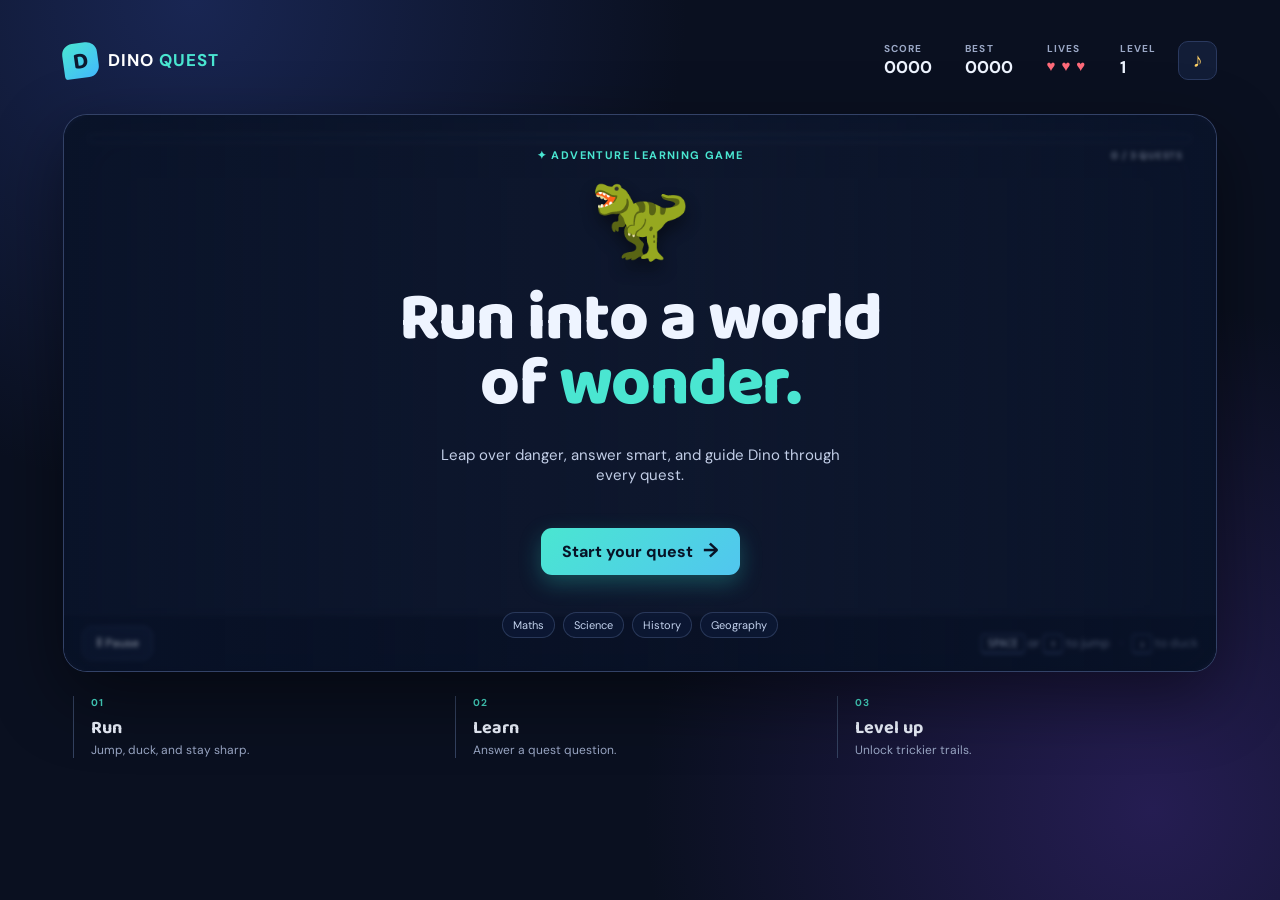
<file: index.html>
<!doctype html>
<html lang="en">
<head>
  <meta charset="utf-8">
  <meta name="viewport" content="width=device-width, initial-scale=1, viewport-fit=cover">
  <meta name="theme-color" content="#0a1020">
  <title>Dino Quest | Learn. Run. Conquer.</title>
  <link rel="stylesheet" href="styles.css">
</head>
<body>
  <main class="app-shell">
    <header class="topbar">
      <a class="brand" href="#" aria-label="Dino Quest home"><span class="brand-mark">D</span><span>DINO <b>QUEST</b></span></a>
      <div class="hud" aria-label="Game statistics">
        <div class="stat"><span>Score</span><strong id="score">0000</strong></div>
        <div class="stat"><span>Best</span><strong id="high-score">0000</strong></div>
        <div class="stat lives"><span>Lives</span><strong id="lives">♥ ♥ ♥</strong></div>
        <div class="stat"><span>Level</span><strong id="level">1</strong></div>
      </div>
      <button id="sound-toggle" class="icon-btn" aria-label="Toggle sound" title="Toggle sound">♪</button>
    </header>

    <section class="game-card" aria-label="Dino Quest game">
      <canvas id="game-canvas" width="1200" height="520" aria-label="Dino running through an ancient landscape"></canvas>
      <div class="progress-wrap" aria-label="Level progress"><div id="progress-bar" class="progress-bar"></div><span id="progress-text">0 / 3 quests</span></div>
      <div class="controls">
        <button id="pause-btn" class="outline-btn">Ⅱ Pause</button>
        <p><kbd>SPACE</kbd> or <kbd>↑</kbd> to jump <span>·</span> <kbd>↓</kbd> to duck</p>
        <div class="mobile-controls" aria-label="Touch controls"><button id="duck-btn" aria-label="Duck">↓</button><button id="jump-btn" aria-label="Jump">↑</button></div>
      </div>

      <section id="start-screen" class="overlay start-screen">
        <div class="hero-badge">✦ ADVENTURE LEARNING GAME</div>
        <div class="dino-hero" aria-hidden="true">🦖</div>
        <h1>Run into a world<br>of <em>wonder.</em></h1>
        <p>Leap over danger, answer smart, and guide Dino through every quest.</p>
        <button id="start-btn" class="primary-btn">Start your quest <span>→</span></button>
        <div class="topic-pills"><span>Maths</span><span>Science</span><span>History</span><span>Geography</span></div>
      </section>

      <section id="quiz-screen" class="overlay quiz-screen hidden" aria-live="polite">
        <div class="quiz-panel">
          <div class="quiz-top"><span id="quiz-topic" class="topic-label">MATHS QUEST</span><span id="quiz-count">Question</span></div>
          <h2 id="question-text"></h2>
          <div id="answer-options" class="answer-options"></div>
          <p class="quiz-tip">Choose carefully — a wrong answer costs one heart.</p>
        </div>
      </section>

      <section id="pause-screen" class="overlay small-overlay hidden">
        <div class="menu-panel"><div class="menu-icon">Ⅱ</div><h2>Quest paused</h2><p>Take a breath. The path waits for you.</p><button id="resume-btn" class="primary-btn">Resume quest</button><button id="restart-from-pause" class="text-btn">Restart level</button></div>
      </section>

      <section id="gameover-screen" class="overlay small-overlay hidden">
        <div class="menu-panel gameover"><div class="menu-icon">✦</div><p class="eyebrow">QUEST COMPLETE</p><h2 id="gameover-title">Keep exploring!</h2><p id="gameover-copy">Every great explorer learns from the next step.</p><div class="final-stats"><div><span>Score</span><b id="final-score">0</b></div><div><span>Best score</span><b id="final-best">0</b></div><div><span>Level</span><b id="final-level">1</b></div></div><button id="restart-btn" class="primary-btn">Try again <span>↻</span></button></div>
      </section>
    </section>

    <section class="how-to"><div><span class="step">01</span><b>Run</b><p>Jump, duck, and stay sharp.</p></div><div><span class="step">02</span><b>Learn</b><p>Answer a quest question.</p></div><div><span class="step">03</span><b>Level up</b><p>Unlock trickier trails.</p></div></section>
  </main>
  <script type="module" src="js/app.js"></script>
</body>
</html>
</file>
<file: styles.css>
@import url('https://fonts.googleapis.com/css2?family=Baloo+2:wght@600;700;800&family=DM+Sans:wght@400;500;600;700&display=swap');

:root { --ink:#eef4ff; --muted:#9ba8c6; --navy:#0a1020; --panel:#101a31; --cyan:#4ae6d1; --violet:#9178ff; --gold:#ffd166; --red:#ff6b7a; }
* { box-sizing:border-box; }
body { margin:0; min-height:100svh; color:var(--ink); background:radial-gradient(circle at 15% 0%,#192653 0,transparent 35%),radial-gradient(circle at 90% 90%,#251d52 0,transparent 36%),var(--navy); font-family:"DM Sans",sans-serif; -webkit-tap-highlight-color:transparent; }
button { font:inherit; color:inherit; cursor:pointer; border:0; }
.app-shell { max-width:1250px; margin:auto; padding:26px clamp(16px,4vw,48px) 30px; }
.topbar { min-height:68px; display:flex; align-items:center; gap:22px; margin-bottom:20px; }
.brand { color:#fff; text-decoration:none; display:flex; align-items:center; gap:10px; letter-spacing:1px; font-weight:700; font-size:17px; white-space:nowrap; }.brand b{color:var(--cyan)}
.brand-mark { display:grid; place-items:center; width:35px; height:35px; border-radius:11px 11px 11px 3px; background:linear-gradient(145deg,var(--cyan),#43b9ff); color:#0d1930; font-family:"Baloo 2"; font-size:23px; transform:rotate(-8deg); }
.hud { flex:1; display:flex; justify-content:flex-end; gap:clamp(12px,2.6vw,34px); }.stat { display:flex; flex-direction:column; line-height:1.12; }.stat span{color:var(--muted); font-size:10px; text-transform:uppercase; font-weight:700; letter-spacing:1.1px}.stat strong{font-size:17px;margin-top:4px}.stat.lives strong{color:var(--red);letter-spacing:1px;font-size:15px}
.icon-btn,.outline-btn { background:#121d37;border:1px solid #2a395f;border-radius:10px; }.icon-btn{height:39px;width:39px;font-size:20px;color:var(--gold)}
.game-card { position:relative; overflow:hidden; border:1px solid rgba(118,145,206,.35); border-radius:24px; background:#10192f; box-shadow:0 25px 70px #0007; }.game-card:before { content:""; position:absolute; inset:0; pointer-events:none; z-index:1; border-radius:inherit; box-shadow:inset 0 0 60px #07112555; }
canvas { display:block; width:100%; aspect-ratio:1200/520; touch-action:none; }.progress-wrap { position:absolute; left:24px; right:24px; top:19px; height:9px; border-radius:20px; overflow:visible; background:#0d1730a8; border:1px solid #ffffff1a; z-index:2; }.progress-bar{height:100%;width:0%;border-radius:inherit;background:linear-gradient(90deg,var(--cyan),#80efc1);transition:width .35s}.progress-wrap span{position:absolute;right:8px;top:14px;font-size:10px;color:#d6e4ff;font-weight:700;letter-spacing:.8px;text-transform:uppercase;text-shadow:0 1px 4px #000}
.controls { min-height:57px; display:flex; align-items:center; justify-content:space-between; gap:16px; padding:10px 18px; background:#0b1327; border-top:1px solid #ffffff10; }.outline-btn{padding:8px 13px;font-size:12px;font-weight:700}.controls p{margin:0;color:var(--muted);font-size:12px}.controls p span{margin:0 7px;color:#55698e}kbd { color:#d7e5ff; font-size:10px; padding:3px 6px; border:1px solid #35466e; border-bottom-width:2px; border-radius:4px; }.mobile-controls{display:none;gap:8px}.mobile-controls button{width:36px;height:32px;border-radius:8px;background:#203055;color:var(--cyan);font-size:21px}
.overlay { position:absolute; inset:0; z-index:5; display:grid; place-items:center; padding:24px; background:linear-gradient(#07112745,#080e1bd9); backdrop-filter:blur(2px); transition:opacity .25s,transform .25s; }.hidden{opacity:0;pointer-events:none;transform:scale(1.02)}
.start-screen { text-align:center; background:linear-gradient(90deg,#0711279c,#07112730 55%,#0711279c); }.hero-badge,.topic-label{color:var(--cyan);font-weight:700;font-size:11px;letter-spacing:1.4px}.dino-hero{font-size:82px;line-height:.95;filter:drop-shadow(0 9px 8px #0007);animation:float 2.6s ease-in-out infinite}.start-screen h1,.menu-panel h2{font:800 clamp(38px,5.5vw,68px)/.96 "Baloo 2";letter-spacing:-1.5px;margin:10px 0}.start-screen h1 em{font-style:normal;color:var(--cyan)}.start-screen p{max-width:440px;margin:0 auto 24px;color:#c2cee7;font-size:15px}.primary-btn{padding:13px 21px;border-radius:11px;background:linear-gradient(135deg,var(--cyan),#51c6ef);color:#071326;font-weight:800;box-shadow:0 8px 22px #2ee7cf42;transition:transform .15s,box-shadow .15s}.primary-btn:hover{transform:translateY(-2px);box-shadow:0 12px 25px #2ee7cf5e}.primary-btn span{font-size:20px;line-height:10px;margin-left:6px}.topic-pills{display:flex;justify-content:center;flex-wrap:wrap;gap:8px;margin-top:19px}.topic-pills span{padding:5px 10px;border-radius:20px;background:#0d1b38b3;border:1px solid #7993c444;color:#c4d3ee;font-size:11px}
.quiz-panel{width:min(620px,100%);padding:25px;border:1px solid #6376aa77;border-radius:18px;background:linear-gradient(145deg,#152445,#0e1730);box-shadow:0 25px 70px #0009}.quiz-top{display:flex;justify-content:space-between;align-items:center}.quiz-top span:last-child{color:var(--muted);font-size:11px}.quiz-panel h2{font:700 clamp(20px,3vw,28px)/1.22 "Baloo 2";margin:15px 0 19px}.answer-options{display:grid;grid-template-columns:1fr 1fr;gap:10px}.answer-options button{text-align:left;padding:12px;border-radius:10px;background:#1a2a4d;border:1px solid #3a5284;color:#eaf2ff;font-size:14px;transition:.16s}.answer-options button:hover{border-color:var(--cyan);background:#20375e;transform:translateY(-1px)}.answer-options button.correct{border-color:#5aef9f;background:#12523d}.answer-options button.wrong{border-color:var(--red);background:#55233a}.answer-options button:disabled{cursor:default}.quiz-tip{margin:15px 0 0;color:#9eacca;font-size:12px;text-align:center}
.small-overlay{background:#071020bd}.menu-panel{width:min(430px,100%);text-align:center;padding:28px;border:1px solid #6174a377;border-radius:20px;background:#121d39;box-shadow:0 25px 80px #000a}.menu-panel h2{font-size:39px;margin:4px 0}.menu-panel p{margin:0 0 21px;color:#b7c4de}.menu-icon{color:var(--cyan);font:800 37px "Baloo 2"}.text-btn{display:block;margin:13px auto 0;padding:4px;color:#aebedb;background:transparent;font-size:13px;text-decoration:underline}.eyebrow{color:var(--gold)!important;font-size:11px;font-weight:700;letter-spacing:1.4px;margin:2px!important}.final-stats{display:grid;grid-template-columns:repeat(3,1fr);gap:7px;margin:0 0 21px}.final-stats div{padding:10px 3px;border-radius:9px;background:#0c1530}.final-stats span{display:block;color:#8494b4;text-transform:uppercase;font-size:9px;letter-spacing:.7px}.final-stats b{display:block;margin-top:4px;color:var(--cyan);font-size:18px}
.how-to{display:grid;grid-template-columns:repeat(3,1fr);gap:12px;padding:24px 10px 0}.how-to div{padding-left:17px;border-left:1px solid #344260}.step{display:block;margin-bottom:5px;color:var(--cyan);font-size:10px;font-weight:700;letter-spacing:1px}.how-to b{font-family:"Baloo 2";font-size:18px}.how-to p{margin:0;color:var(--muted);font-size:12px}
@keyframes float{50%{transform:translateY(-7px) rotate(-2deg)}}
@media(max-width:720px){.app-shell{padding:15px 10px 20px}.topbar{gap:12px;margin-bottom:14px}.hud{gap:10px}.stat span{font-size:8px}.stat strong{font-size:13px}.stat.lives strong{font-size:11px}.brand{font-size:13px}.brand-mark{width:30px;height:30px}.game-card{border-radius:16px}.controls p{display:none}.mobile-controls{display:flex}.controls{min-height:53px}.progress-wrap{left:14px;right:14px;top:13px}.answer-options{grid-template-columns:1fr}.quiz-panel{padding:20px}.start-screen h1{font-size:40px}.dino-hero{font-size:62px}.how-to{padding-top:18px}.how-to div{padding-left:10px}}
@media(max-width:420px){.hud .stat:nth-child(2){display:none}.brand span:last-child{display:none}.topbar{justify-content:space-between}.hud{flex:1;justify-content:center}.how-to b{font-size:15px}}
</file>
